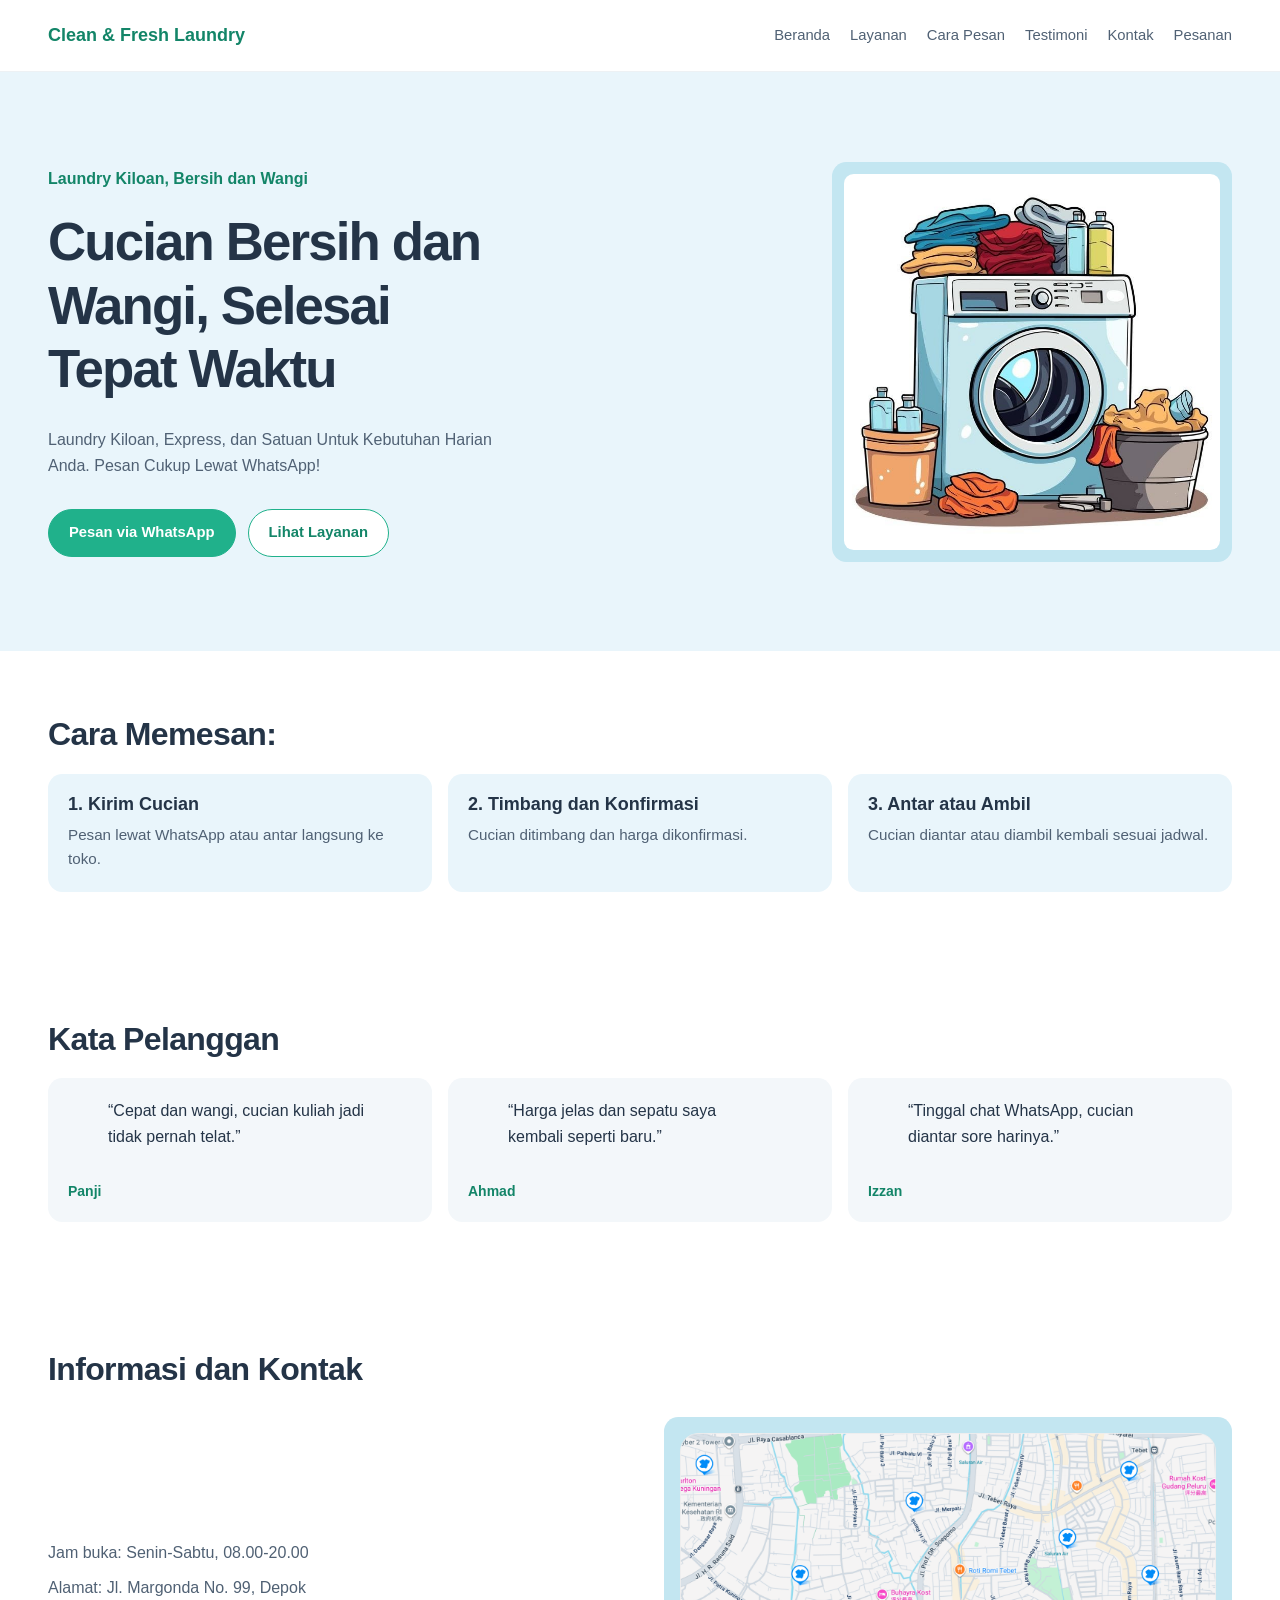
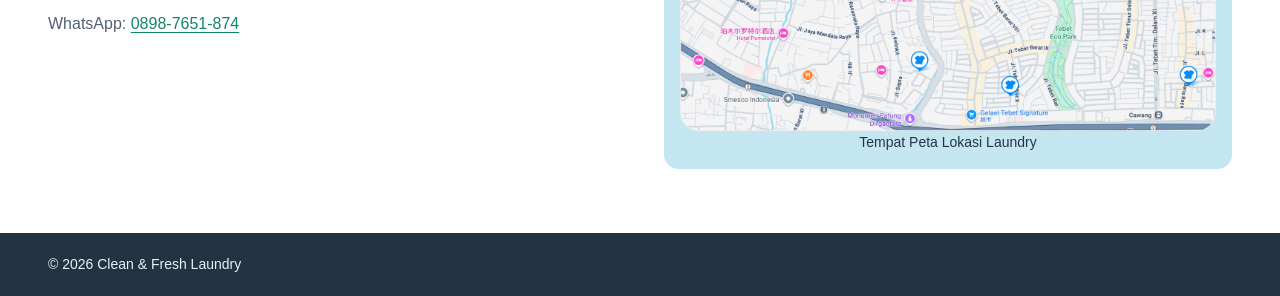
<file: index.html>
<!doctype html>
<html lang="id">
<head>
  <meta charset="utf-8">
  <meta name="viewport" content="width=device-width, initial-scale=1">
  <title>Clean &amp; Fresh Laundry | Beranda, Layanan, dan Pesanan</title>
  <meta name="description" content="Informasi layanan laundry, cara pemesanan,
    dan kontak Clean &amp; Fresh Laundry.">
  <link rel="icon" href="Assets/laundry-machine.png" type="image/png">
  <link rel="stylesheet" href="base.css">
  <link rel="stylesheet" href="components.css">
</head>
<body>
  <a class="skip-link" href="#konten">Lewati navigasi ke konten utama</a>

  <header>
    <a href="#beranda">Clean &amp; Fresh Laundry</a>
    <nav aria-label="Navigasi utama">
      <ul>
        <li><a href="index.html">Beranda</a></li>
        <li><a href="opsi_layanan.html">Layanan</a></li>
        <li><a href="#cara-pesan">Cara Pesan</a></li>
        <li><a href="#testimoni">Testimoni</a></li>
        <li><a href="#kontak">Kontak</a></li>
        <li><a href="pesanan.html">Pesanan</a></li>
      </ul>
    </nav>
  </header>

  <main id="konten" tabindex="-1">
    <section id="beranda" aria-labelledby="judul-beranda">
      <p>Laundry Kiloan, Bersih dan Wangi</p>
      <h1 id="judul-beranda">Cucian Bersih dan Wangi, Selesai Tepat Waktu</h1>
      <p>Laundry Kiloan, Express, dan Satuan Untuk Kebutuhan Harian Anda.
        Pesan Cukup Lewat WhatsApp!</p>
      <p>
        <a href="pesanan.html">Pesan via WhatsApp</a>
        <a href="opsi_layanan.html">Lihat Layanan</a>
      </p>
      <figure>
        <img src="Assets/Fsan.jpg"
          alt="Ilustrasi mesin cuci, pakaian bersih, dan perlengkapan laundry"
          width="300" height="300">
      </figure>
    </section>

    <section id="cara-pesan" aria-labelledby="judul-cara-pesan">
      <h2 id="judul-cara-pesan">Cara Memesan:</h2>
      <ol>
        <li>
          <h3>Kirim Cucian</h3>
          <p>Pesan lewat WhatsApp atau antar langsung ke toko.</p>
        </li>
        <li>
          <h3>Timbang dan Konfirmasi</h3>
          <p>Cucian ditimbang dan harga dikonfirmasi.</p>
        </li>
        <li>
          <h3>Antar atau Ambil</h3>
          <p>Cucian diantar atau diambil kembali sesuai jadwal.</p>
        </li>
      </ol>
    </section>

    <section id="testimoni" aria-labelledby="judul-testimoni">
      <h2 id="judul-testimoni">Kata Pelanggan</h2>
      <figure>
        <blockquote>
          <p>“Cepat dan wangi, cucian kuliah jadi tidak pernah telat.”</p>
        </blockquote>
        <figcaption>Panji</figcaption>
      </figure>
      <figure>
        <blockquote>
          <p>“Harga jelas dan sepatu saya kembali seperti baru.”</p>
        </blockquote>
        <figcaption>Ahmad</figcaption>
      </figure>
      <figure>
        <blockquote>
          <p>“Tinggal chat WhatsApp, cucian diantar sore harinya.”</p>
        </blockquote>
        <figcaption>Izzan</figcaption>
      </figure>
    </section>

    <section id="kontak" aria-labelledby="judul-kontak">
      <h2 id="judul-kontak">Informasi dan Kontak</h2>
      <address>
        <p>Jam buka: Senin-Sabtu, 08.00-20.00</p>
        <p>Alamat: Jl. Margonda No. 99, Depok</p>
        <p>WhatsApp: <a href="https://wa.me/628987651874">0898-7651-874</a></p>
      </address>
      <figure>
        <img src="Assets/map.png" alt="Peta lokasi laundry di sekitar kawasan Tebet" width="1444" height="804">
        <figcaption>Tempat Peta Lokasi Laundry</figcaption>
      </figure>
    </section>

  </main>

  <footer>
    <p>&copy; 2026 Clean &amp; Fresh Laundry</p>
  </footer>
</body>
</html>
</file>
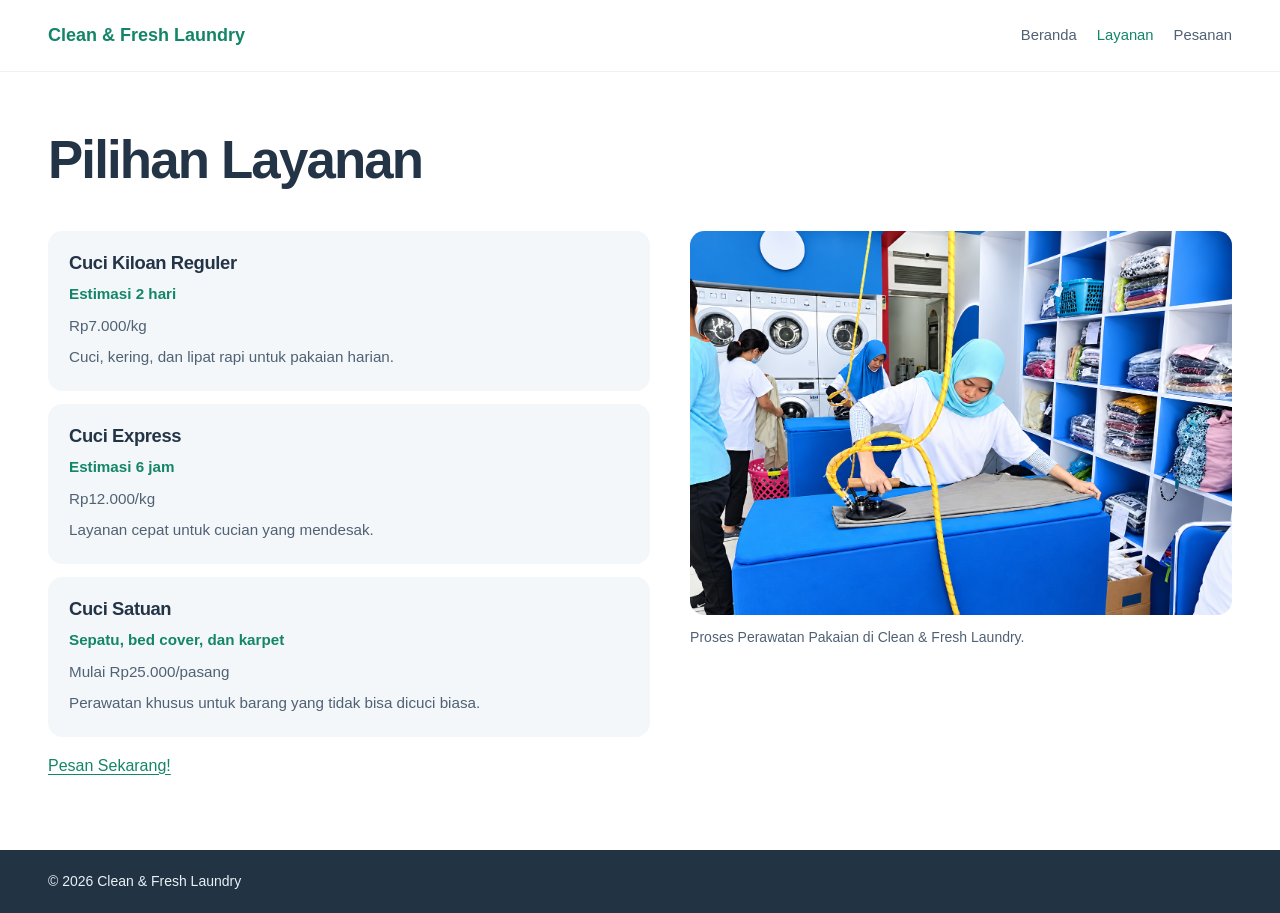
<file: opsi.html>
<!doctype html>
<html lang="id">
<head>
  <meta charset="utf-8">
  <meta name="viewport" content="width=device-width, initial-scale=1">
  <title>Clean &amp; Fresh Laundry | Pilihan Layanan</title>
  <meta name="description" content="Daftar layanan laundry dan informasi harga simulasi.">
  <link rel="icon" href="Assests/laundry-machine.png" type="image/png">
  <link rel="stylesheet" href="base.css">
  <link rel="stylesheet" href="components.css">
</head>
<body>
  <header>
    <a href="index.html">Clean &amp; Fresh Laundry</a>
    <nav aria-label="Navigasi utama">
      <ul>
        <li><a href="index.html">Beranda</a></li>
        <li><a href="opsi.html" aria-current="page">Layanan</a></li>
        <li><a href="pesanan.html">Pesanan</a></li>
      </ul>
    </nav>
  </header>

  <main id="konten" tabindex="-1">
    <h1>Pilihan Layanan</h1>
    <p></p>
    <figure>
      <img src="Assests/foto_suasana_laundry.png"
        alt="Petugas sedang menyetrika pakaian di ruang laundry"
        width="300" height="225">
      <figcaption>Proses Perawatan Pakaian di Clean &amp; Fresh Laundry.</figcaption>
    </figure>
    <ul>
      <li>
        <article>
          <h2>Cuci Kiloan Reguler</h2>
          <p>Estimasi 2 hari</p>
          <p>Rp7.000/kg</p>
          <p>Cuci, kering, dan lipat rapi untuk pakaian harian.</p>
        </article>
      </li>
      <li>
        <article>
          <h2>Cuci Express</h2>
          <p>Estimasi 6 jam</p>
          <p>Rp12.000/kg</p>
          <p>Layanan cepat untuk cucian yang mendesak.</p>
        </article>
      </li>
      <li>
        <article>
          <h2>Cuci Satuan</h2>
          <p>Sepatu, bed cover, dan karpet</p>
          <p>Mulai Rp25.000/pasang</p>
          <p>Perawatan khusus untuk barang yang tidak bisa dicuci biasa.</p>
        </article>
      </li>
    </ul>
    <p><a href="pesanan.html">Pesan Sekarang!</a></p>
  </main>

  <footer>
    <p>&copy; 2026 Clean &amp; Fresh Laundry</p>
  </footer>
</body>
</html>
</file>
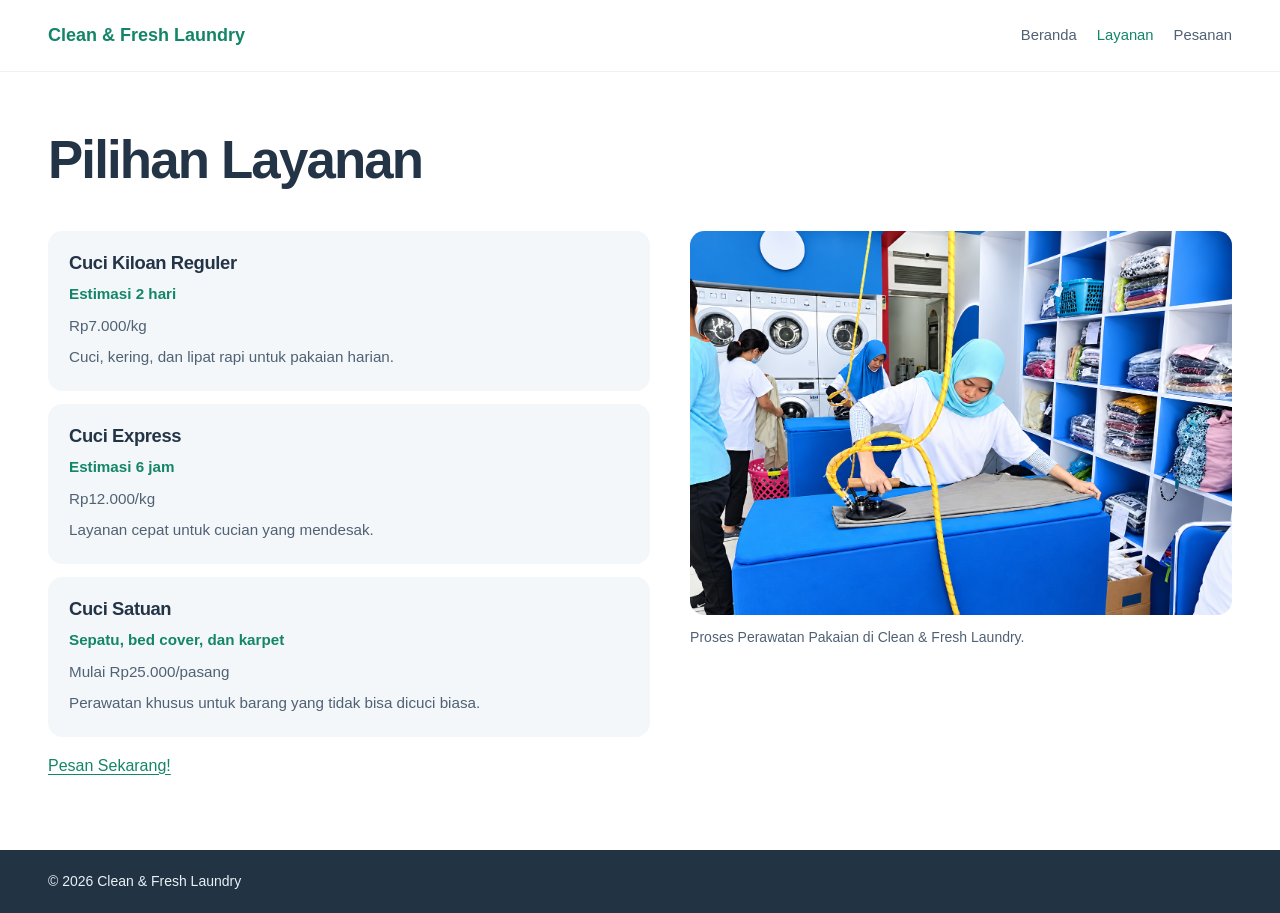
<file: opsi_layanan.html>
<!doctype html>
<html lang="id">
<head>
  <meta charset="utf-8">
  <meta name="viewport" content="width=device-width, initial-scale=1">
  <title>Clean &amp; Fresh Laundry | Pilihan Layanan</title>
  <meta name="description" content="Daftar layanan laundry dan informasi harga simulasi.">
  <link rel="icon" href="Assets/laundry-machine.png" type="image/png">
  <link rel="stylesheet" href="base.css">
  <link rel="stylesheet" href="components.css">
</head>
<body>
  <header>
    <a href="index.html">Clean &amp; Fresh Laundry</a>
    <nav aria-label="Navigasi utama">
      <ul>
        <li><a href="index.html">Beranda</a></li>
        <li><a href="opsi_layanan.html" aria-current="page">Layanan</a></li>
        <li><a href="pesanan.html">Pesanan</a></li>
      </ul>
    </nav>
  </header>

  <main id="konten" tabindex="-1">
    <h1>Pilihan Layanan</h1>
    <p></p>
    <figure>
      <img src="Assets/foto_suasana_laundry.png"
        alt="Petugas sedang menyetrika pakaian di ruang laundry"
        width="300" height="225">
      <figcaption>Proses Perawatan Pakaian di Clean &amp; Fresh Laundry.</figcaption>
    </figure>
    <ul>
      <li>
        <article>
          <h2>Cuci Kiloan Reguler</h2>
          <p>Estimasi 2 hari</p>
          <p>Rp7.000/kg</p>
          <p>Cuci, kering, dan lipat rapi untuk pakaian harian.</p>
        </article>
      </li>
      <li>
        <article>
          <h2>Cuci Express</h2>
          <p>Estimasi 6 jam</p>
          <p>Rp12.000/kg</p>
          <p>Layanan cepat untuk cucian yang mendesak.</p>
        </article>
      </li>
      <li>
        <article>
          <h2>Cuci Satuan</h2>
          <p>Sepatu, bed cover, dan karpet</p>
          <p>Mulai Rp25.000/pasang</p>
          <p>Perawatan khusus untuk barang yang tidak bisa dicuci biasa.</p>
        </article>
      </li>
    </ul>
    <p><a href="pesanan.html">Pesan Sekarang!</a></p>
  </main>

  <footer>
    <p>&copy; 2026 Clean &amp; Fresh Laundry</p>
  </footer>
</body>
</html>
</file>
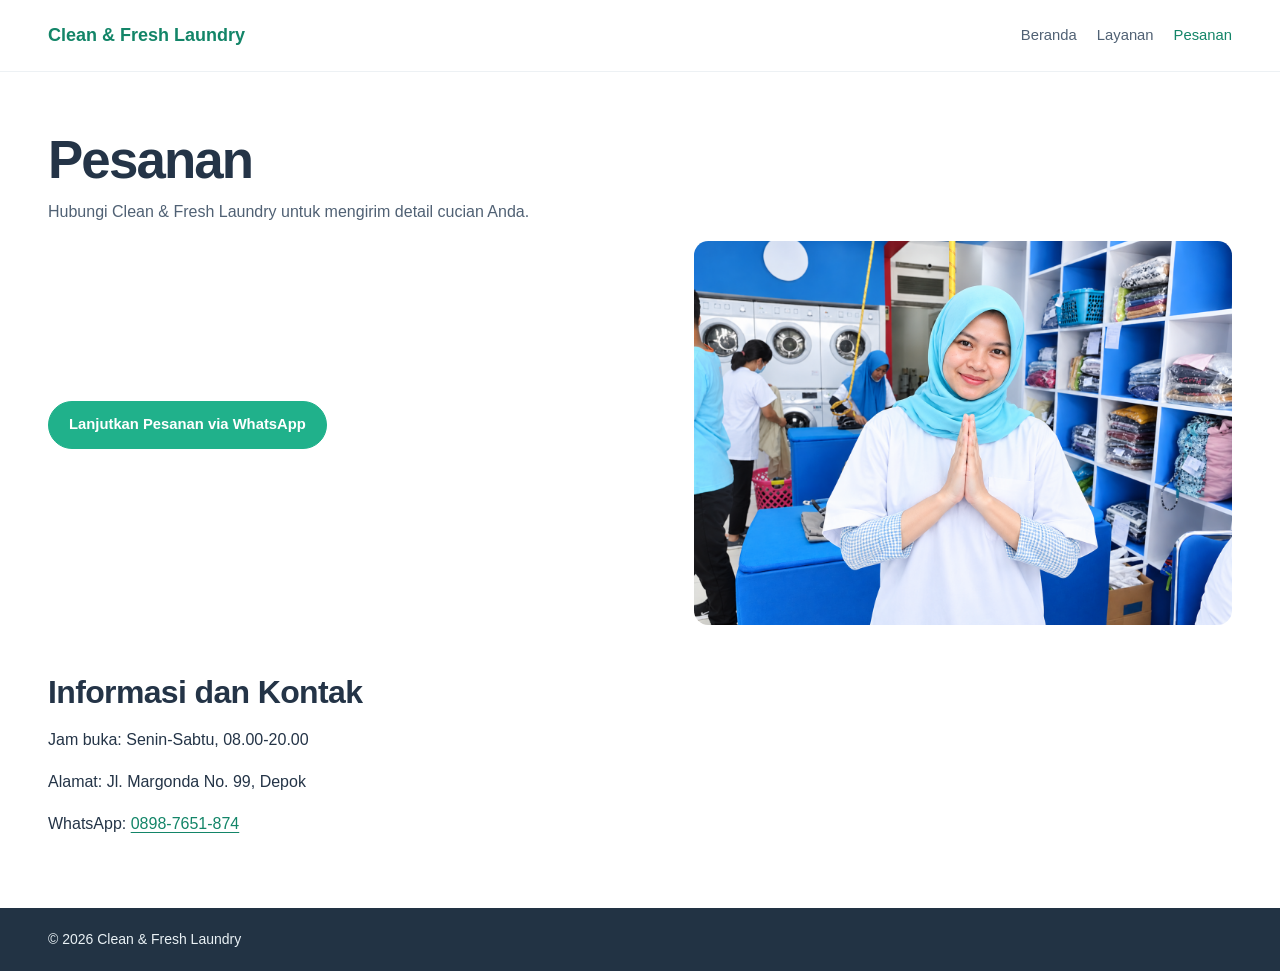
<file: pesanan.html>
<!doctype html>
<html lang="id">
<head>
  <meta charset="utf-8">
  <meta name="viewport" content="width=device-width, initial-scale=1">
  <title>Clean &amp; Fresh Laundry | Pesanan</title>
  <meta name="description" content="Informasi pemesanan Clean &amp; Fresh Laundry melalui WhatsApp.">
  <link rel="icon" href="Assets/laundry-machine.png" type="image/png">
  <link rel="stylesheet" href="base.css">
  <link rel="stylesheet" href="components.css">
</head
<body>
  <header>
    <a href="index.html">Clean &amp; Fresh Laundry</a>
    <nav aria-label="Navigasi utama">
      <ul>
        <li><a href="index.html">Beranda</a></li>
        <li><a href="opsi_layanan.html">Layanan</a></li>
        <li><a href="pesanan.html" aria-current="page">Pesanan</a></li>
      </ul>
    </nav>
  </header>

  <main id="konten" tabindex="-1">
    <h1>Pesanan</h1>
    <p>Hubungi Clean &amp; Fresh Laundry untuk mengirim detail cucian Anda.</p>
    <p><a href="https://wa.me/628987651874">Lanjutkan Pesanan via WhatsApp</a></p>
    <figure>
      <img src="Assets/salam_panjalu.png"
        alt="Petugas sedang menyetrika pakaian di ruang laundry"
        width="300" height="225">
    </figure>

    <section aria-labelledby="judul-kontak">
      <h2 id="judul-kontak">Informasi dan Kontak</h2>
      <address>
        <p>Jam buka: Senin-Sabtu, 08.00-20.00</p>
        <p>Alamat: Jl. Margonda No. 99, Depok</p>
        <p>WhatsApp: <a href="https://wa.me/628987651874">0898-7651-874</a></p>
      </address>
    </section>
  </main>

  <footer>
    <p>&copy; 2026 Clean &amp; Fresh Laundry</p>
  </footer>
</body>
</html>
</file>
<file: base.css>
:root {
  color-scheme: light;
  --color-text: #243447;
  --color-muted: #506174;
  --color-background: #ffffff;
  --color-brand: #20b18b;
  --color-brand-dark: #138568;
  --color-soft: #e9f5fb;
  --color-card: #f3f7fa;
  --color-border: #c8dce5;
  --color-focus: #0878d1;
  --radius: 0.9rem;
  --content-width: 74rem;
}

* {
  box-sizing: border-box;
}

html {
  scroll-behavior: smooth;
}

body {
  min-width: 320px;
  margin: 0;
  color: var(--color-text);
  background: var(--color-background);
  font-family: Arial, Helvetica, sans-serif;
  line-height: 1.6;
  overflow-wrap: break-word;
}

h1,
h2,
h3,
p,
figure,
blockquote {
  margin-top: 0;
}

h1,
h2,
h3 {
  line-height: 1.2;
}

h1 {
  margin-bottom: 1rem;
  font-size: clamp(2rem, 5vw, 3.3rem);
  letter-spacing: -0.035em;
}

h2 {
  margin-bottom: 1.25rem;
  font-size: clamp(1.5rem, 3vw, 2rem);
  letter-spacing: -0.02em;
}

h3 {
  margin-bottom: 0.5rem;
  font-size: 1.125rem;
}

p {
  margin-bottom: 1rem;
}

img {
  display: block;
  max-width: 100%;
  height: auto;
}

a {
  color: var(--color-brand-dark);
  text-underline-offset: 0.2em;
}

a:focus-visible {
  outline: 3px solid var(--color-focus);
  outline-offset: 4px;
}

address {
  font-style: normal;
}

main,
section[id] {
  scroll-margin-top: 1rem;
}

figure {
  margin-inline: 0;
}

figcaption {
  margin-top: 0.65rem;
  color: var(--color-muted);
  font-size: 0.875rem;
}

.container {
  width: min(100% - 2rem, var(--content-width));
  margin-inline: auto;
}

.section {
  padding-block: clamp(2.5rem, 6vw, 4.5rem);
}

.skip-link {
  position: absolute;
  top: 0.5rem;
  left: 0.5rem;
  z-index: 10;
  padding: 0.75rem 1rem;
  color: #ffffff;
  background: var(--color-text);
  border-radius: 0.4rem;
  transform: translateY(-200%);
}

.skip-link:focus {
  transform: translateY(0);
}

@media (prefers-reduced-motion: reduce) {
  html {
    scroll-behavior: auto;
  }
}
</file>
<file: components.css>
header {
  position: relative;
  z-index: 1;
  display: flex;
  flex-wrap: wrap;
  align-items: center;
  justify-content: space-between;
  gap: 0.5rem 1.5rem;
  min-height: 4.5rem;
  padding: 0.75rem max(1.25rem, calc((100% - var(--content-width)) / 2));
  background: var(--color-background);
  border-bottom: 1px solid #edf1f4;
}

header > a {
  color: var(--color-brand-dark);
  font-size: 1.125rem;
  font-weight: 700;
  text-decoration: none;
}

header nav ul {
  display: flex;
  flex-wrap: wrap;
  align-items: center;
  gap: 0.25rem 1.25rem;
  padding: 0;
  margin: 0;
  list-style: none;
}

header nav a {
  display: inline-flex;
  align-items: center;
  min-height: 44px;
  color: var(--color-muted);
  font-size: 0.925rem;
  text-decoration: none;
}

header nav a:hover,
header nav a[aria-current="page"] {
  color: var(--color-brand-dark);
}

main:has(> #beranda) {
  width: 100%;
}

#beranda {
  display: grid;
  grid-template-columns: minmax(0, 1.05fr) minmax(16rem, 0.95fr);
  align-items: center;
  gap: 0.15rem 3.5rem;
  padding: clamp(3rem, 7vw, 5.75rem) max(1.25rem, calc((100% - var(--content-width)) / 2));
  background: var(--color-soft);
}

#beranda > p:first-child {
  grid-column: 1;
  grid-row: 1;
  margin-bottom: 0.5rem;
  color: var(--color-brand-dark);
  font-weight: 700;
}

#beranda h1 {
  grid-column: 1;
  grid-row: 2;
  max-width: 15ch;
}

#beranda > p:nth-of-type(2) {
  grid-column: 1;
  grid-row: 3;
  max-width: 52ch;
  margin-bottom: 1.25rem;
  color: var(--color-muted);
}

#beranda > p:nth-of-type(3) {
  display: flex;
  flex-wrap: wrap;
  gap: 0.75rem;
  grid-column: 1;
  grid-row: 4;
  margin-bottom: 0;
}

#beranda > p:nth-of-type(3) a,
main > p > a[href^="https://wa.me"] {
  display: inline-flex;
  align-items: center;
  justify-content: center;
  min-height: 44px;
  padding: 0.7rem 1.25rem;
  color: #ffffff;
  background: var(--color-brand);
  border: 1px solid var(--color-brand);
  border-radius: 999px;
  font-size: 0.925rem;
  font-weight: 700;
  text-align: center;
  text-decoration: none;
  transition: background-color 160ms ease, border-color 160ms ease, transform 160ms ease;
}

#beranda > p:nth-of-type(3) a:hover,
main > p > a[href^="https://wa.me"]:hover {
  background: var(--color-brand-dark);
  border-color: var(--color-brand-dark);
  transform: translateY(-1px);
}

#beranda > p:nth-of-type(3) a + a {
  color: var(--color-brand-dark);
  background: #ffffff;
}

#beranda > p:nth-of-type(3) a + a:hover {
  color: #ffffff;
  background: var(--color-brand-dark);
}

#beranda figure {
  grid-column: 2;
  grid-row: 1 / span 4;
  justify-self: end;
  width: min(100%, 25rem);
  padding: 0.75rem;
  margin: 0;
  background: #c3e6f1;
  border-radius: var(--radius);
}

#beranda figure img {
  width: 100%;
  aspect-ratio: 1;
  object-fit: cover;
  border-radius: calc(var(--radius) - 0.3rem);
}

#beranda figcaption {
  padding-inline: 0.25rem;
}

#cara-pesan,
#testimoni,
#kontak {
  padding: clamp(2.75rem, 5vw, 4rem) max(1.25rem, calc((100% - var(--content-width)) / 2));
}

#cara-pesan h2,
#testimoni h2,
#kontak h2 {
  grid-column: 1 / -1;
}

#cara-pesan ol {
  display: grid;
  grid-template-columns: repeat(3, minmax(0, 1fr));
  gap: 1rem;
  padding: 0;
  margin: 0;
  list-style: none;
  counter-reset: order-step;
}

#cara-pesan li {
  min-width: 0;
  padding: 1.25rem;
  background: var(--color-soft);
  border-radius: var(--radius);
  counter-increment: order-step;
}

#cara-pesan li h3::before {
  content: counter(order-step) ". ";
}

#cara-pesan li p {
  margin-bottom: 0;
  color: var(--color-muted);
  font-size: 0.95rem;
}

#testimoni {
  display: grid;
  grid-template-columns: repeat(3, minmax(0, 1fr));
  gap: 1rem;
}

#testimoni h2 {
  margin-bottom: 0.25rem;
}

#testimoni figure {
  display: flex;
  flex-direction: column;
  min-width: 0;
  min-height: 9rem;
  padding: 1.25rem;
  margin: 0;
  background: var(--color-card);
  border-radius: var(--radius);
}

#testimoni blockquote {
  margin-bottom: 1rem;
}

#testimoni blockquote p {
  margin-bottom: 0;
}

#testimoni figcaption {
  margin-top: auto;
  color: var(--color-brand-dark);
  font-size: 0.875rem;
  font-weight: 700;
}

#kontak {
  display: grid;
  grid-template-columns: repeat(2, minmax(0, 1fr));
  align-items: center;
  gap: 0.5rem 3rem;
  background: #ffffff;
}

#kontak address {
  grid-column: 1;
}

#kontak address p {
  margin-bottom: 0.6rem;
  color: var(--color-muted);
}

#kontak figure {
  display: grid;
  grid-column: 2;
  grid-row: 2;
  place-items: center;
  min-height: 12rem;
  padding: 1rem;
  margin: 0;
  background: #c3e6f1;
  border-radius: var(--radius);
  text-align: center;
}

#kontak figcaption {
  margin: 0;
  color: var(--color-text);
}

main:not(:has(> #beranda)) {
  width: min(100% - 2rem, var(--content-width));
  margin-inline: auto;
  padding-block: clamp(2rem, 5vw, 3.5rem);
}

main:has(> ul) {
  display: grid;
  grid-template-columns: minmax(0, 1fr) minmax(16rem, 0.9fr);
  align-items: start;
  gap: 1rem 2.5rem;
}

main:has(> ul) > h1,
main:has(> ul) > h1 + p,
main:has(> ul) > p:has(a),
main:has(> ul) > p:last-child {
  grid-column: 1 / -1;
}

main:has(> ul) > h1 {
  margin-bottom: 0;
}

main:has(> ul) > h1 + p {
  margin-bottom: 0.5rem;
  color: var(--color-muted);
}

main:has(> ul) > figure {
  grid-column: 2;
  grid-row: 3;
  margin: 0;
}

main:has(> ul) > figure img,
main:has(> figure img) > figure img {
  width: 100%;
  max-height: 24rem;
  object-fit: cover;
  border-radius: var(--radius);
}

main > ul {
  display: grid;
  gap: 0.85rem;
  grid-column: 1;
  grid-row: 3;
  padding: 0;
  margin: 0;
  list-style: none;
}

main > ul li {
  min-width: 0;
}

main > ul article {
  height: 100%;
  padding: 1.25rem;
  background: var(--color-card);
  border: 1px solid transparent;
  border-radius: var(--radius);
}

main > ul article h2 {
  margin-bottom: 0.5rem;
  font-size: 1.15rem;
}

main > ul article p {
  margin-bottom: 0.45rem;
  color: var(--color-muted);
  font-size: 0.95rem;
}

main > ul article p:last-child {
  margin-bottom: 0;
}

main > ul article p:nth-of-type(1) {
  color: var(--color-brand-dark);
  font-weight: 700;
}

main:has(> p > a[href^="https://wa.me"]) {
  display: grid;
  grid-template-columns: minmax(0, 1fr) minmax(16rem, 0.9fr);
  align-items: center;
  gap: 0.5rem 3rem;
}

main:has(> p > a[href^="https://wa.me"]) > h1,
main:has(> p > a[href^="https://wa.me"]) > p:nth-of-type(1),
main:has(> p > a[href^="https://wa.me"]) > section,
main:has(> p > a[href^="https://wa.me"]) > p:last-child {
  grid-column: 1 / -1;
}

main:has(> p > a[href^="https://wa.me"]) > h1 {
  margin-bottom: 0;
}

main:has(> p > a[href^="https://wa.me"]) > p:nth-of-type(1) {
  margin-bottom: 0.5rem;
  color: var(--color-muted);
}

main:has(> p > a[href^="https://wa.me"]) > p:nth-of-type(2) {
  grid-column: 1;
  grid-row: 3;
}

main:has(> p > a[href^="https://wa.me"]) > figure {
  grid-column: 2;
  grid-row: 3;
  margin: 0;
}

main:has(> p > a[href^="https://wa.me"]) > section {
  display: grid;
  grid-template-columns: repeat(2, minmax(0, 1fr));
  align-items: center;
  gap: 1rem 2rem;
  padding: 2.5rem 0 0;
}

main:has(> p > a[href^="https://wa.me"]) > section h2 {
  grid-column: 1 / -1;
  margin-bottom: 0;
}

main:has(> p > a[href^="https://wa.me"]) > section address {
  grid-column: 1;
}

main:has(> p > a[href^="https://wa.me"]) > section figure {
  display: grid;
  grid-column: 2;
  grid-row: 2;
  place-items: center;
  min-height: 12rem;
  padding: 1rem;
  margin: 0;
  background: #c3e6f1;
  border-radius: var(--radius);
  text-align: center;
}

main:has(> p > a[href^="https://wa.me"]) > section figure figcaption {
  margin: 0;
  color: var(--color-text);
}

footer {
  padding: 1.25rem max(1.25rem, calc((100% - var(--content-width)) / 2));
  color: #e9f1f5;
  background: #223344;
  font-size: 0.875rem;
}

footer p {
  margin-bottom: 0.4rem;
}

footer p:last-child {
  margin-bottom: 0;
}

.site-header {
  border-bottom: 1px solid var(--color-border);
}

.site-header__inner {
  display: flex;
  flex-wrap: wrap;
  align-items: center;
  justify-content: space-between;
  gap: 1rem;
  padding-block: 1rem;
}

.brand {
  color: var(--color-brand-dark);
  font-size: 1.15rem;
  font-weight: 700;
  text-decoration: none;
}

.nav-list {
  display: flex;
  flex-wrap: wrap;
  gap: 0.25rem 1rem;
  padding: 0;
  margin: 0;
  list-style: none;
}

.nav-list a {
  display: inline-flex;
  align-items: center;
  min-height: 44px;
  padding-inline: 0.25rem;
}

.hero {
  background: var(--color-soft);
}

.hero__grid {
  display: grid;
  gap: 2rem;
  align-items: center;
}

.hero__grid > * {
  min-width: 0;
}

.eyebrow {
  color: var(--color-brand-dark);
  font-weight: 700;
}

.hero__image {
  width: 100%;
  border-radius: var(--radius);
}

.button {
  display: inline-flex;
  align-items: center;
  justify-content: center;
  min-height: 44px;
  padding: 0.75rem 1rem;
  color: #ffffff;
  background: var(--color-brand);
  border-radius: 999px;
  font-weight: 700;
  text-decoration: none;
}

.button:hover {
  background: var(--color-brand-dark);
}

.product-grid {
  display: grid;
  gap: 1rem;
  margin-top: 1.5rem;
}

.product-card {
  padding: 1.5rem;
  background: var(--color-card);
  border: 1px solid var(--color-border);
  border-radius: var(--radius);
}

.product-card h3 {
  margin-top: 0;
}

.product-card__price {
  color: var(--color-brand-dark);
  font-weight: 700;
}

.contact {
  background: var(--color-soft);
}

.notice {
  max-width: 65ch;
  font-size: 0.95rem;
}

.site-footer {
  padding-block: 1rem;
  border-top: 1px solid var(--color-border);
}

@media (min-width: 48rem) {
  .hero__grid {
    grid-template-columns: repeat(2, minmax(0, 1fr));
  }

  .product-grid {
    grid-template-columns: repeat(3, minmax(0, 1fr));
  }
}

@media (max-width: 47.99rem) {
  header {
    align-items: flex-start;
    flex-direction: column;
    gap: 0.25rem;
    padding-inline: 1.25rem;
  }

  header nav,
  header nav ul {
    width: 100%;
  }

  header nav ul {
    column-gap: 0.75rem;
  }

  header nav a {
    font-size: 0.875rem;
  }

  #beranda {
    grid-template-columns: minmax(0, 1fr);
    gap: 0;
    padding-inline: 1.25rem;
  }

  #beranda > p:first-child,
  #beranda h1,
  #beranda > p:nth-of-type(2),
  #beranda > p:nth-of-type(3),
  #beranda figure {
    grid-column: 1;
    grid-row: auto;
  }

  #beranda h1 {
    max-width: 16ch;
  }

  #beranda figure {
    justify-self: stretch;
    width: 100%;
    margin-top: 1.25rem;
  }

  #cara-pesan,
  #testimoni,
  #kontak {
    padding-inline: 1.25rem;
  }

  #cara-pesan ol,
  #testimoni {
    grid-template-columns: minmax(0, 1fr);
  }

  #kontak {
    grid-template-columns: minmax(0, 1fr);
  }

  #kontak h2,
  #kontak address,
  #kontak figure {
    grid-column: 1;
    grid-row: auto;
  }

  main:has(> ul),
  main:has(> p > a[href^="https://wa.me"]) {
    grid-template-columns: minmax(0, 1fr);
    gap: 0.75rem;
  }

  main:has(> ul) > h1,
  main:has(> ul) > h1 + p,
  main:has(> ul) > p:has(a),
  main:has(> ul) > p:last-child,
  main:has(> ul) > figure,
  main > ul,
  main:has(> p > a[href^="https://wa.me"]) > h1,
  main:has(> p > a[href^="https://wa.me"]) > p,
  main:has(> p > a[href^="https://wa.me"]) > figure,
  main:has(> p > a[href^="https://wa.me"]) > section,
  main:has(> p > a[href^="https://wa.me"]) > section h2,
  main:has(> p > a[href^="https://wa.me"]) > section address,
  main:has(> p > a[href^="https://wa.me"]) > section figure {
    grid-column: 1;
    grid-row: auto;
  }

  main:has(> ul) > figure {
    margin-block: 0.5rem;
  }

  main:has(> p > a[href^="https://wa.me"]) > section {
    grid-template-columns: minmax(0, 1fr);
    gap: 1rem;
    padding-top: 1.5rem;
  }

  main:has(> p > a[href^="https://wa.me"]) > section figure {
    grid-row: auto;
  }

  footer {
    padding-inline: 1.25rem;
  }
}
</file>
